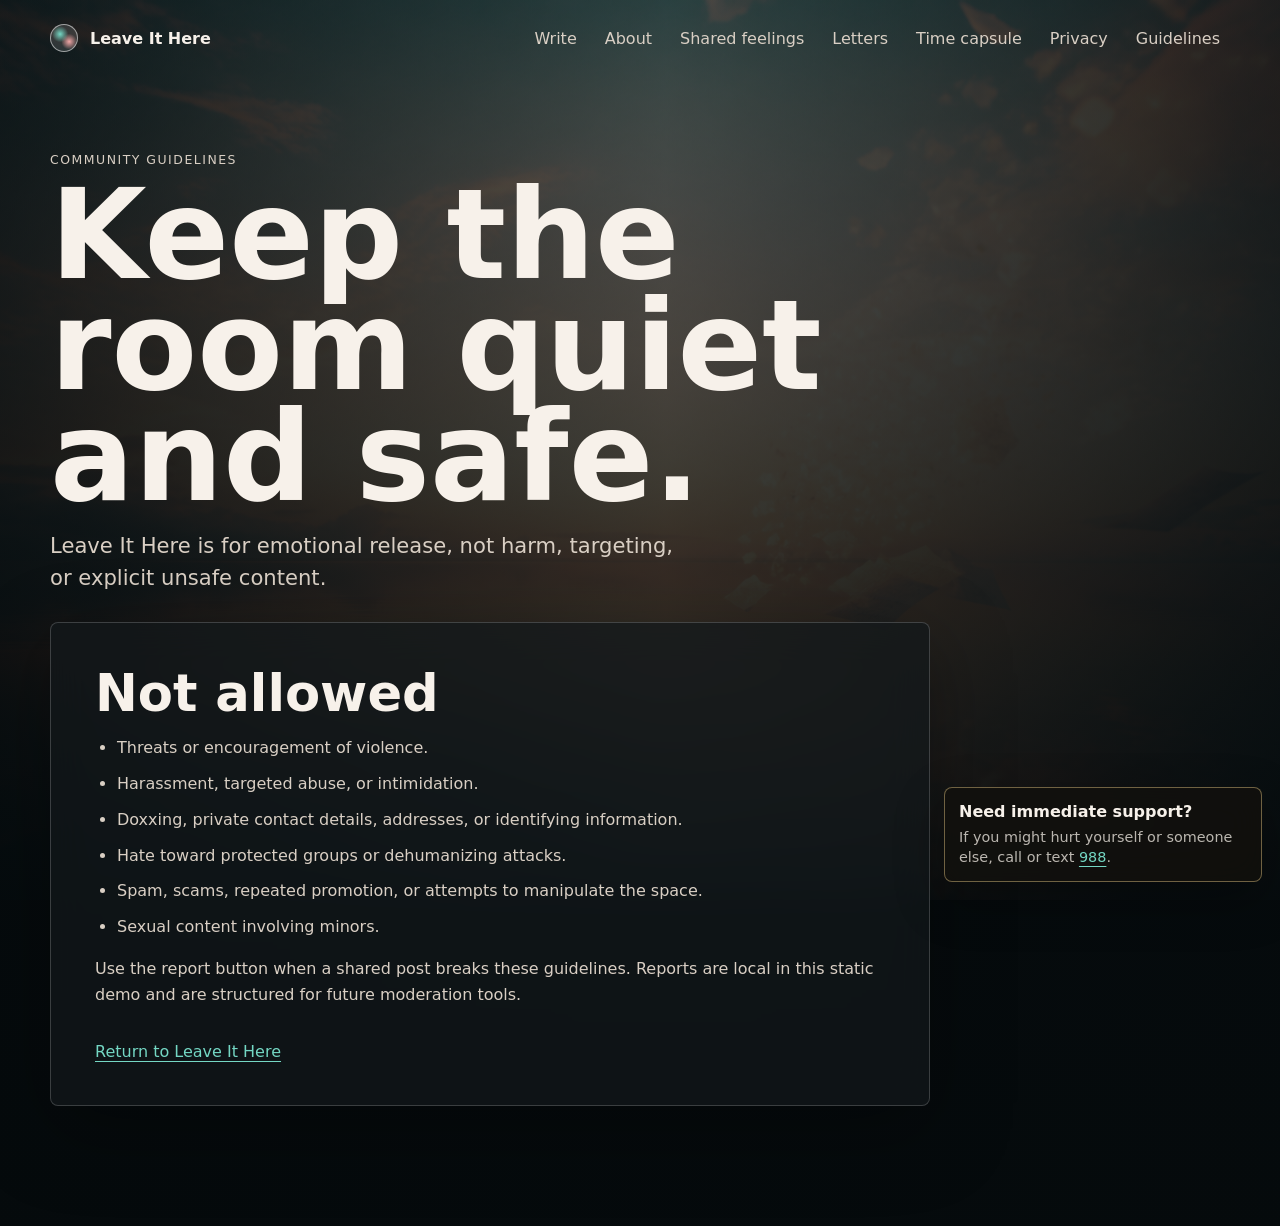
<file: guidelines.html>
<!doctype html>
<html lang="en">
  <head>
    <meta charset="utf-8">
    <meta name="viewport" content="width=device-width, initial-scale=1">
    <title>Community Guidelines | Leave It Here</title>
    <meta name="description" content="Community guidelines for Leave It Here, a quiet anonymous place at leaveithere.org.">
    <link rel="stylesheet" href="styles.css?v=26">
  </head>
  <body>
    <header class="site-header">
      <a class="brand-row" href="index.html" aria-label="Leave It Here home">
        <span class="mark" aria-hidden="true"></span>
        <span>Leave It Here</span>
      </a>
      <button class="hamburger-button" type="button" aria-label="Open navigation menu" aria-expanded="false" aria-controls="primaryNav">
        <span aria-hidden="true"></span>
        <span aria-hidden="true"></span>
        <span aria-hidden="true"></span>
      </button>
      <nav class="nav-links" id="primaryNav" aria-label="Main navigation">
        <a href="index.html">Write</a>
        <a href="index.html#about">About</a>
        <a href="index.html#feed">Shared feelings</a>
        <a href="index.html#letters">Letters</a>
        <a href="index.html#capsule">Time capsule</a>
        <a href="privacy.html">Privacy</a>
        <a href="guidelines.html">Guidelines</a>
      </nav>
    </header>

    <aside class="crisis-box" aria-label="Crisis support">
      <strong>Need immediate support?</strong>
      <p>If you might hurt yourself or someone else, call or text <a href="https://988lifeline.org/" target="_blank" rel="noreferrer">988</a>.</p>
    </aside>

    <main class="policy-page">
      <section class="policy-hero">
        <p class="eyebrow">Community Guidelines</p>
        <h1>Keep the room quiet and safe.</h1>
        <p class="subhead">Leave It Here is for emotional release, not harm, targeting, or explicit unsafe content.</p>
      </section>

      <section class="policy-card">
        <h2>Not allowed</h2>
        <ul>
          <li>Threats or encouragement of violence.</li>
          <li>Harassment, targeted abuse, or intimidation.</li>
          <li>Doxxing, private contact details, addresses, or identifying information.</li>
          <li>Hate toward protected groups or dehumanizing attacks.</li>
          <li>Spam, scams, repeated promotion, or attempts to manipulate the space.</li>
          <li>Sexual content involving minors.</li>
        </ul>
        <p>Use the report button when a shared post breaks these guidelines. Reports are local in this static demo and are structured for future moderation tools.</p>
        <a class="quiet-link" href="index.html">Return to Leave It Here</a>
      </section>
    </main>
    <script src="nav.js?v=26"></script>
  </body>
</html>
</file>
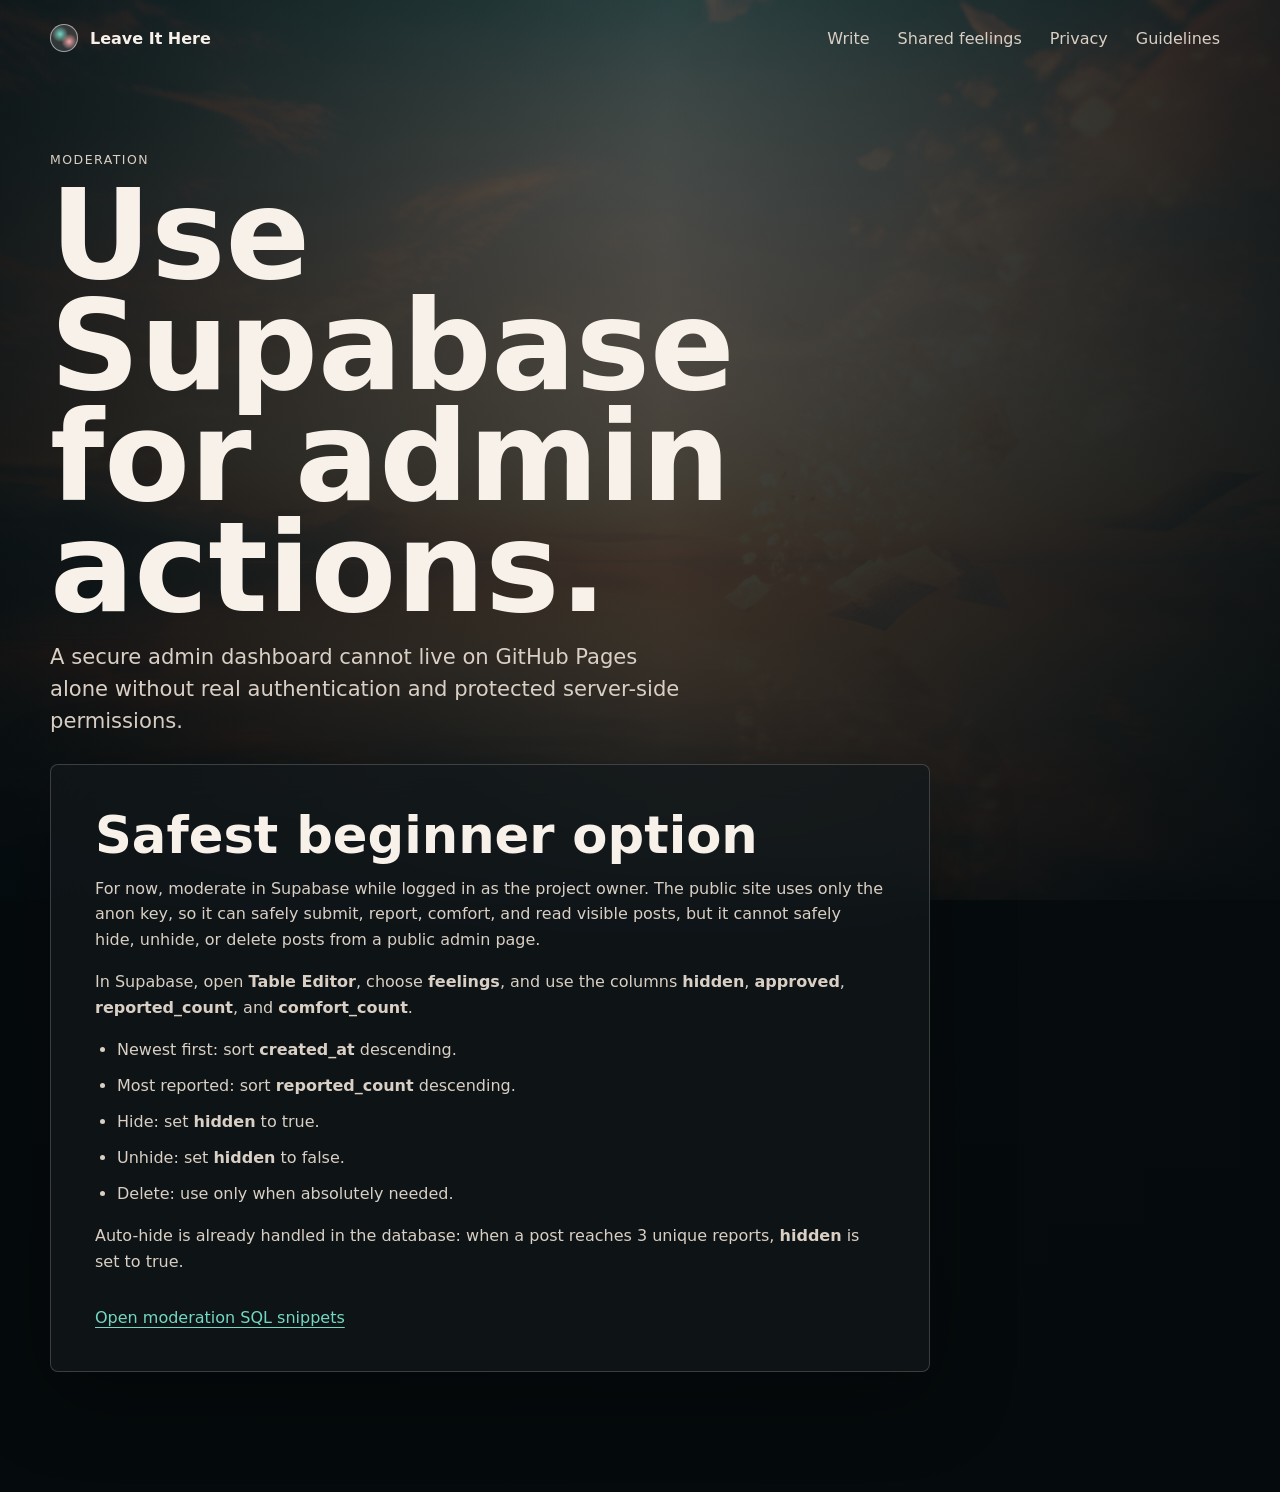
<file: moderation.html>
<!doctype html>
<html lang="en">
  <head>
    <meta charset="utf-8">
    <meta name="viewport" content="width=device-width, initial-scale=1">
    <title>Moderation | Leave It Here</title>
    <meta name="description" content="Safe moderation instructions for Leave It Here.">
    <link rel="stylesheet" href="styles.css?v=26">
  </head>
  <body>
    <header class="site-header">
      <a class="brand-row" href="index.html" aria-label="Leave It Here home">
        <span class="mark" aria-hidden="true"></span>
        <span>Leave It Here</span>
      </a>
      <button class="hamburger-button" type="button" aria-label="Open navigation menu" aria-expanded="false" aria-controls="primaryNav">
        <span aria-hidden="true"></span>
        <span aria-hidden="true"></span>
        <span aria-hidden="true"></span>
      </button>
      <nav class="nav-links" id="primaryNav" aria-label="Main navigation">
        <a href="index.html">Write</a>
        <a href="index.html#feed">Shared feelings</a>
        <a href="privacy.html">Privacy</a>
        <a href="guidelines.html">Guidelines</a>
      </nav>
    </header>

    <main class="policy-page">
      <section class="policy-hero">
        <p class="eyebrow">Moderation</p>
        <h1>Use Supabase for admin actions.</h1>
        <p class="subhead">A secure admin dashboard cannot live on GitHub Pages alone without real authentication and protected server-side permissions.</p>
      </section>

      <section class="policy-card">
        <h2>Safest beginner option</h2>
        <p>For now, moderate in Supabase while logged in as the project owner. The public site uses only the anon key, so it can safely submit, report, comfort, and read visible posts, but it cannot safely hide, unhide, or delete posts from a public admin page.</p>
        <p>In Supabase, open <strong>Table Editor</strong>, choose <strong>feelings</strong>, and use the columns <strong>hidden</strong>, <strong>approved</strong>, <strong>reported_count</strong>, and <strong>comfort_count</strong>.</p>
        <ul>
          <li>Newest first: sort <strong>created_at</strong> descending.</li>
          <li>Most reported: sort <strong>reported_count</strong> descending.</li>
          <li>Hide: set <strong>hidden</strong> to true.</li>
          <li>Unhide: set <strong>hidden</strong> to false.</li>
          <li>Delete: use only when absolutely needed.</li>
        </ul>
        <p>Auto-hide is already handled in the database: when a post reaches 3 unique reports, <strong>hidden</strong> is set to true.</p>
        <a class="quiet-link" href="moderation-queries.sql">Open moderation SQL snippets</a>
      </section>
    </main>

    <script src="nav.js?v=26"></script>
  </body>
</html>
</file>
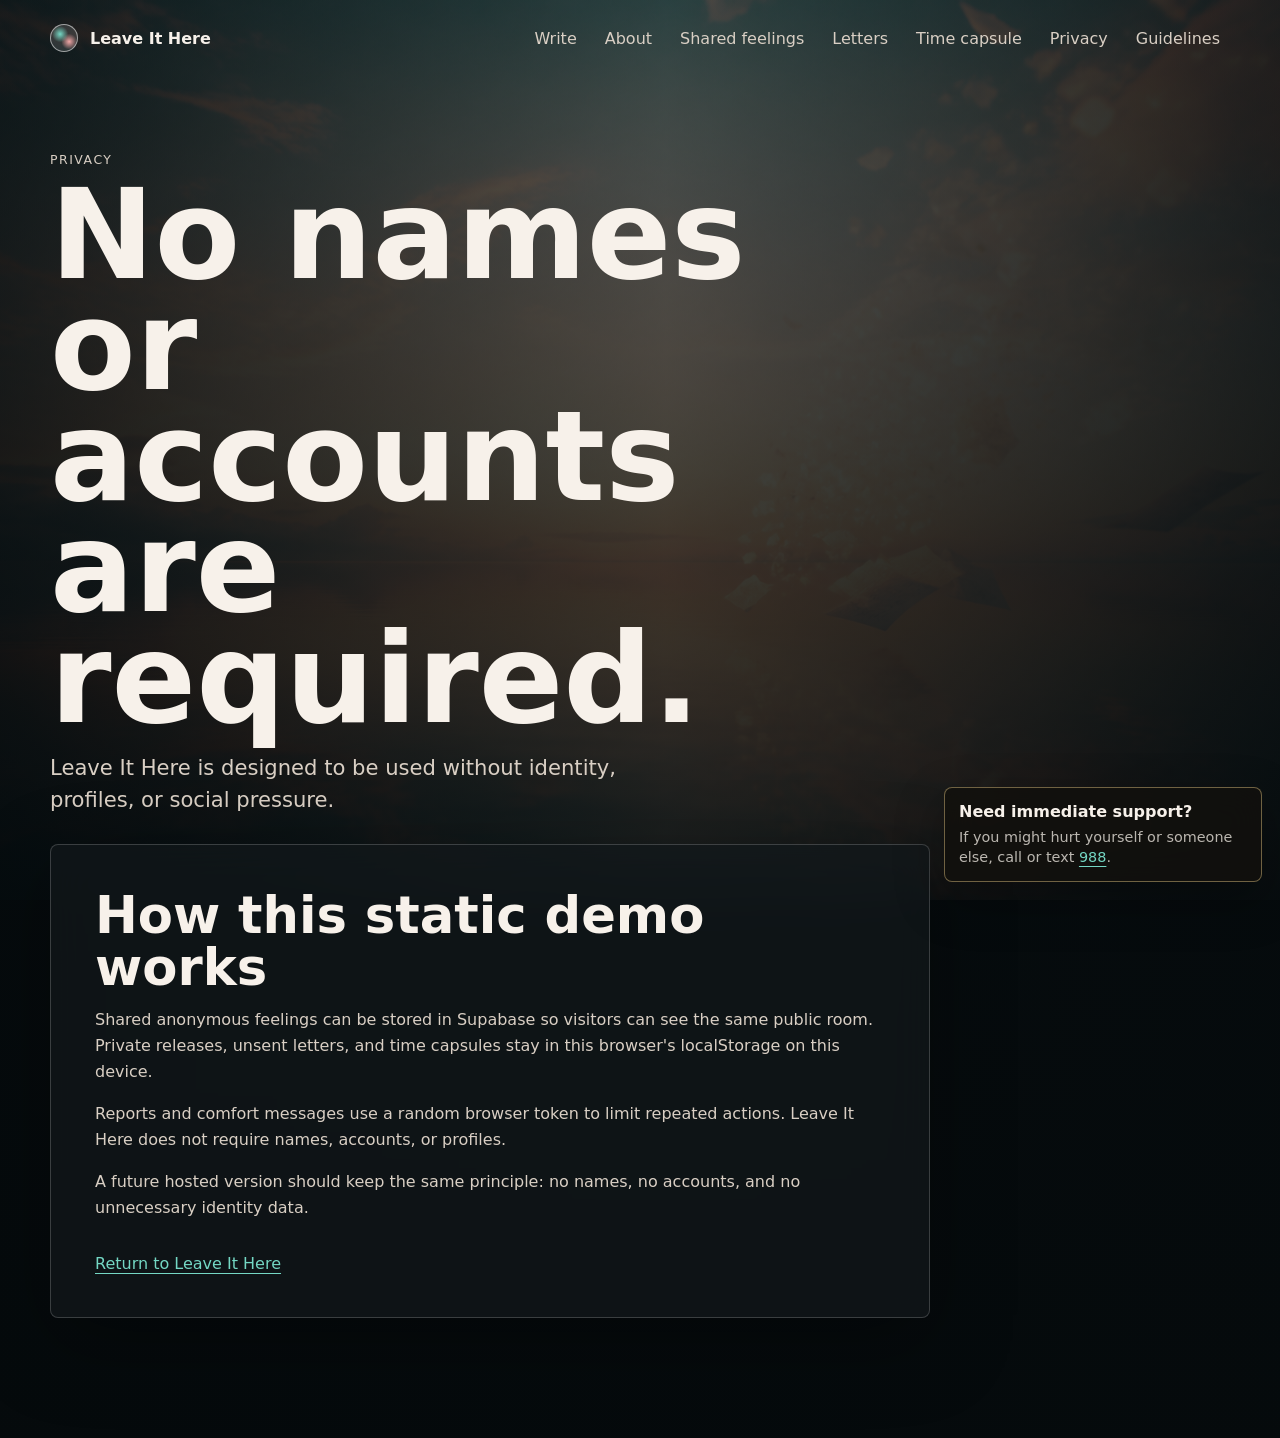
<file: privacy.html>
<!doctype html>
<html lang="en">
  <head>
    <meta charset="utf-8">
    <meta name="viewport" content="width=device-width, initial-scale=1">
    <title>Privacy | Leave It Here</title>
    <meta name="description" content="Privacy information for Leave It Here, a quiet anonymous place at leaveithere.org.">
    <link rel="stylesheet" href="styles.css?v=26">
  </head>
  <body>
    <header class="site-header">
      <a class="brand-row" href="index.html" aria-label="Leave It Here home">
        <span class="mark" aria-hidden="true"></span>
        <span>Leave It Here</span>
      </a>
      <button class="hamburger-button" type="button" aria-label="Open navigation menu" aria-expanded="false" aria-controls="primaryNav">
        <span aria-hidden="true"></span>
        <span aria-hidden="true"></span>
        <span aria-hidden="true"></span>
      </button>
      <nav class="nav-links" id="primaryNav" aria-label="Main navigation">
        <a href="index.html">Write</a>
        <a href="index.html#about">About</a>
        <a href="index.html#feed">Shared feelings</a>
        <a href="index.html#letters">Letters</a>
        <a href="index.html#capsule">Time capsule</a>
        <a href="privacy.html">Privacy</a>
        <a href="guidelines.html">Guidelines</a>
      </nav>
    </header>

    <aside class="crisis-box" aria-label="Crisis support">
      <strong>Need immediate support?</strong>
      <p>If you might hurt yourself or someone else, call or text <a href="https://988lifeline.org/" target="_blank" rel="noreferrer">988</a>.</p>
    </aside>

    <main class="policy-page">
      <section class="policy-hero">
        <p class="eyebrow">Privacy</p>
        <h1>No names or accounts are required.</h1>
        <p class="subhead">Leave It Here is designed to be used without identity, profiles, or social pressure.</p>
      </section>

      <section class="policy-card">
        <h2>How this static demo works</h2>
        <p>Shared anonymous feelings can be stored in Supabase so visitors can see the same public room. Private releases, unsent letters, and time capsules stay in this browser's localStorage on this device.</p>
        <p>Reports and comfort messages use a random browser token to limit repeated actions. Leave It Here does not require names, accounts, or profiles.</p>
        <p>A future hosted version should keep the same principle: no names, no accounts, and no unnecessary identity data.</p>
        <a class="quiet-link" href="index.html">Return to Leave It Here</a>
      </section>
    </main>
    <script src="nav.js?v=26"></script>
  </body>
</html>
</file>
<file: styles.css>
:root {
  color-scheme: dark;
  --ink: #f7f1ea;
  --muted: #d9cfc4;
  --quiet: rgba(247, 241, 234, 0.74);
  --line: rgba(255, 255, 255, 0.18);
  --panel: rgba(18, 24, 27, 0.72);
  --panel-strong: rgba(12, 17, 20, 0.86);
  --teal: #74d7c4;
  --rose: #f0a6a6;
  --gold: #f4d58d;
  --clay: #c98468;
  --sage: #a9c9a7;
  --shadow: 0 24px 80px rgba(0, 0, 0, 0.34);
  font-family: Inter, ui-sans-serif, system-ui, -apple-system, BlinkMacSystemFont, "Segoe UI", sans-serif;
}

*,
*::before,
*::after {
  box-sizing: border-box;
}

html {
  width: 100%;
  overflow-x: hidden;
  scroll-behavior: smooth;
}

body {
  width: 100%;
  overflow-x: hidden;
  min-height: 100vh;
  margin: 0;
  color: var(--ink);
  background:
    linear-gradient(180deg, rgba(5, 10, 12, 0.42), rgba(5, 10, 12, 0.96) 88%),
    linear-gradient(90deg, rgba(4, 10, 13, 0.78), rgba(8, 13, 16, 0.34) 52%, rgba(4, 10, 13, 0.76)),
    url("assets/hero.png") center top / cover fixed,
    #10181b;
}

button,
textarea,
input,
select {
  max-width: 100%;
  font: inherit;
}

button {
  min-height: 46px;
  border: 0;
  border-radius: 8px;
  cursor: pointer;
}

a {
  color: var(--teal);
  text-decoration-thickness: 1px;
  text-underline-offset: 4px;
  overflow-wrap: anywhere;
}

h1,
h2,
h3,
p {
  margin-top: 0;
  overflow-wrap: anywhere;
}

h1 {
  max-width: 780px;
  margin-bottom: 18px;
  font-size: clamp(3.2rem, 10vw, 7.8rem);
  line-height: 0.89;
  letter-spacing: 0;
}

h2 {
  margin-bottom: 14px;
  font-size: clamp(1.9rem, 4vw, 3.35rem);
  line-height: 1.02;
  letter-spacing: 0;
}

h3 {
  font-size: 1.05rem;
}

.skip-link {
  position: fixed;
  left: 16px;
  top: 12px;
  z-index: 20;
  transform: translateY(-150%);
  padding: 10px 12px;
  border-radius: 8px;
  background: var(--teal);
  color: #07110f;
}

.skip-link:focus {
  transform: translateY(0);
}

.site-header,
.site-footer,
.hero-section,
.content-band,
.policy-page {
  width: min(1180px, calc(100% - 32px));
  max-width: 100%;
  margin: 0 auto;
}

.site-header {
  min-height: 76px;
  display: flex;
  align-items: center;
  justify-content: space-between;
  gap: 18px;
  padding: 18px 0;
}

.brand-row,
.site-header nav,
.meta-row,
.choice-row,
.filter-group,
.post-card header,
.post-card header > div,
.comfort-row,
.site-footer {
  display: flex;
  align-items: center;
}

.brand-row {
  min-width: 0;
  gap: 12px;
  color: var(--ink);
  font-weight: 800;
  text-decoration: none;
  white-space: nowrap;
}

.site-header nav {
  gap: 8px;
  flex-wrap: wrap;
  justify-content: flex-end;
}

.mobile-menu {
  display: none;
}

.hamburger-button {
  width: 42px;
  height: 38px;
  display: grid;
  place-content: center;
  gap: 4px;
  padding: 0;
  border: 1px solid var(--line);
  border-radius: 8px;
  color: var(--ink);
  background: rgba(255, 255, 255, 0.08);
  cursor: pointer;
}

.hamburger-button span {
  width: 18px;
  height: 2px;
  display: block;
  border-radius: 999px;
  background: var(--ink);
}

.mobile-menu.open .hamburger-button {
  border-color: rgba(116, 215, 196, 0.55);
}

.site-header nav a,
.site-footer a {
  padding: 9px 10px;
  color: var(--muted);
  text-decoration: none;
}

.site-header nav a:hover,
.site-footer a:hover {
  color: var(--ink);
}

.mark {
  width: 28px;
  height: 28px;
  flex: 0 0 auto;
  border-radius: 50%;
  border: 1px solid rgba(255, 255, 255, 0.54);
  background:
    radial-gradient(circle at 35% 35%, var(--teal), transparent 34%),
    radial-gradient(circle at 70% 64%, var(--rose), transparent 32%),
    rgba(255, 255, 255, 0.12);
}

.crisis-box {
  position: fixed;
  right: 18px;
  bottom: 18px;
  z-index: 10;
  width: min(318px, calc(100% - 36px));
  padding: 14px;
  border: 1px solid rgba(244, 213, 141, 0.42);
  border-radius: 8px;
  background: rgba(18, 16, 13, 0.88);
  box-shadow: 0 18px 50px rgba(0, 0, 0, 0.32);
  backdrop-filter: blur(16px);
}

.crisis-box strong {
  display: block;
  margin-bottom: 6px;
}

.crisis-box p {
  margin: 0;
  color: var(--quiet);
  font-size: 0.9rem;
  line-height: 1.4;
}

.hero-section {
  min-height: calc(100vh - 76px);
  display: grid;
  grid-template-columns: minmax(0, 0.9fr) minmax(360px, 0.7fr);
  gap: 32px;
  align-items: center;
  padding: 38px 0 80px;
}

.hero-copy {
  padding-top: 28px;
}

.eyebrow {
  margin: 0 0 12px;
  color: var(--muted);
  font-size: 0.78rem;
  letter-spacing: 0.12em;
  text-transform: uppercase;
}

.subhead {
  max-width: 650px;
  margin-bottom: 0;
  color: var(--muted);
  font-size: clamp(1.05rem, 2vw, 1.32rem);
  line-height: 1.5;
}

.activity-stats {
  max-width: 680px;
  display: grid;
  grid-template-columns: repeat(3, minmax(0, 1fr));
  gap: 10px;
  margin: 20px 0 0;
}

.activity-stats[hidden] {
  display: none;
}

.activity-stats div {
  min-width: 0;
  padding: 12px;
  border: 1px solid var(--line);
  border-radius: 8px;
  background: rgba(255, 255, 255, 0.07);
}

.activity-stats strong,
.activity-stats span {
  display: block;
}

.activity-stats strong {
  color: var(--ink);
  font-size: clamp(1.35rem, 3vw, 2rem);
  line-height: 1;
}

.activity-stats span {
  margin-top: 6px;
  color: var(--quiet);
  font-size: 0.78rem;
  line-height: 1.25;
}

.write-panel,
.content-band,
.post-card,
.policy-card,
.archive-card,
.tool-panel,
.private-item {
  max-width: 100%;
  min-width: 0;
  border: 1px solid var(--line);
  border-radius: 8px;
  background: var(--panel);
  box-shadow: var(--shadow);
  backdrop-filter: blur(20px);
}

.write-panel {
  padding: clamp(20px, 3vw, 30px);
}

.feeling-form > label {
  display: block;
  margin-bottom: 10px;
  color: var(--muted);
  font-weight: 800;
}

.posting-guideline {
  margin: -2px 0 14px;
  padding: 10px 12px;
  border: 1px solid rgba(244, 213, 141, 0.28);
  border-radius: 8px;
  color: var(--quiet);
  background: rgba(244, 213, 141, 0.08);
  font-size: 0.92rem;
  line-height: 1.45;
}

.prompt-hint {
  margin: -2px 0 12px;
}

.prompt-hint span {
  display: block;
  margin-bottom: 4px;
  color: var(--quiet);
  font-size: 0.86rem;
}

.prompt-hint p {
  margin: 0;
  color: var(--muted);
  font-size: 0.96rem;
  line-height: 1.4;
}

textarea {
  width: 100%;
  max-width: 100%;
  min-height: 198px;
  resize: vertical;
  display: block;
  padding: 18px;
  border: 1px solid rgba(255, 255, 255, 0.28);
  border-radius: 8px;
  outline: none;
  color: var(--ink);
  background: rgba(255, 255, 255, 0.09);
  line-height: 1.55;
}

textarea:focus {
  border-color: var(--teal);
  box-shadow: 0 0 0 4px rgba(116, 215, 196, 0.15);
}

.meta-row {
  gap: 18px;
  justify-content: space-between;
  margin: 16px 0 22px;
}

.mood-group,
.filter-group {
  max-width: 100%;
  min-width: 0;
  flex-wrap: wrap;
  gap: 8px;
  padding: 0;
  border: 0;
}

.mood-group legend,
.filter-group legend {
  position: absolute;
  width: 1px;
  height: 1px;
  overflow: hidden;
  clip: rect(0, 0, 0, 0);
}

.mood-group input,
.filter-group input {
  position: absolute;
  opacity: 0;
}

.mood-group span,
.filter-group span {
  display: block;
  min-width: 78px;
  padding: 9px 12px;
  border: 1px solid var(--line);
  border-radius: 999px;
  text-align: center;
  color: var(--muted);
  background: rgba(255, 255, 255, 0.07);
  cursor: pointer;
}

.mood-group input:checked + span,
.filter-group input:checked + span {
  color: #07110f;
  background: var(--teal);
  border-color: transparent;
}

.counter {
  flex: 0 0 auto;
  color: var(--muted);
}

.choice-row {
  gap: 10px;
  flex-wrap: wrap;
}

.primary-button,
.secondary-button,
.ghost-button,
.report-button,
.image-share-button,
.random-feeling-button {
  padding: 0 16px;
}

.primary-button {
  color: #07110f;
  background: var(--teal);
  font-weight: 850;
}

.secondary-button {
  color: #120c0b;
  background: var(--rose);
  font-weight: 850;
}

.ghost-button,
.report-button,
.image-share-button,
.random-feeling-button {
  color: var(--ink);
  background: rgba(255, 255, 255, 0.1);
}

.message-well {
  min-height: 104px;
  margin-top: 20px;
  padding: 18px;
  border: 1px solid var(--line);
  border-radius: 8px;
  background: var(--panel-strong);
  overflow: hidden;
}

.message-well p {
  margin: 0;
  color: var(--muted);
  line-height: 1.55;
}

.message-well.releasing p {
  animation: release 2.2s ease forwards;
}

.trust-note {
  margin: 14px 0 0;
  color: var(--quiet);
  font-size: 0.85rem;
  line-height: 1.45;
}

.content-band {
  margin-bottom: 28px;
  padding: clamp(24px, 4vw, 44px);
}

.about-band {
  display: grid;
  grid-template-columns: minmax(220px, 0.58fr) minmax(0, 1fr);
  gap: 28px;
}

.about-band p,
.section-heading p,
.policy-card p,
.policy-card li {
  color: var(--muted);
  line-height: 1.62;
}

.section-heading {
  display: grid;
  grid-template-columns: minmax(0, 1fr) minmax(260px, 0.48fr);
  gap: 24px;
  align-items: end;
  margin-bottom: 22px;
}

.feed-scroll-area {
  height: 70vh;
  min-height: 440px;
  display: flex;
  flex-direction: column;
  overflow: hidden;
  overscroll-behavior: contain;
  padding: 0;
}

.feed-sticky-controls {
  position: relative;
  z-index: 4;
  flex: 0 0 auto;
  display: flex;
  align-items: center;
  justify-content: space-between;
  gap: 12px;
  margin: 0 0 12px;
  padding: 12px;
  border: 1px solid var(--line);
  border-radius: 8px;
  background: rgba(18, 24, 27, 0.98);
}

.feed-post-scroll {
  flex: 1 1 auto;
  min-height: 0;
  overflow-y: auto;
  overscroll-behavior: contain;
  padding: 0 4px 18px;
  scrollbar-color: rgba(116, 215, 196, 0.42) rgba(255, 255, 255, 0.06);
}

.feed-list {
  display: grid;
  grid-template-columns: repeat(3, minmax(0, 1fr));
  gap: 14px;
  margin-top: 14px;
}

.post-card {
  min-height: 190px;
  display: flex;
  flex-direction: column;
  justify-content: space-between;
  padding: 16px;
  box-shadow: none;
}

.post-card header {
  justify-content: space-between;
  gap: 14px;
  margin-bottom: 18px;
}

.post-card header > div {
  gap: 8px;
}

.post-card strong {
  font-size: 0.78rem;
  letter-spacing: 0.08em;
  text-transform: uppercase;
}

.post-card p {
  margin: 0;
  color: var(--muted);
  line-height: 1.52;
}

.post-stats {
  margin-top: 16px;
  color: var(--quiet);
  font-size: 0.86rem;
}

.comfort-count {
  display: inline-flex;
  align-items: center;
  min-height: 28px;
  padding: 0 10px;
  border: 1px solid var(--line);
  border-radius: 999px;
  background: rgba(255, 255, 255, 0.06);
}

.phrase-counts {
  display: flex;
  flex-wrap: wrap;
  gap: 6px;
  margin-top: 8px;
}

.phrase-counts span {
  min-height: 24px;
  display: inline-flex;
  align-items: center;
  padding: 0 8px;
  border: 1px solid rgba(255, 255, 255, 0.14);
  border-radius: 999px;
  color: var(--quiet);
  background: rgba(255, 255, 255, 0.05);
  font-size: 0.76rem;
}

.random-feeling-button {
  margin-top: 0;
  flex: 0 0 auto;
}

.random-spotlight {
  margin-top: 16px;
  padding: 18px;
  border: 1px solid rgba(116, 215, 196, 0.28);
  border-radius: 8px;
  background: var(--panel-strong);
}

.random-spotlight[hidden] {
  display: none;
}

.random-spotlight strong {
  display: inline-flex;
  align-items: center;
  gap: 8px;
  margin-bottom: 10px;
  color: var(--ink);
  font-size: 0.78rem;
  letter-spacing: 0.08em;
  text-transform: uppercase;
}

.random-spotlight p {
  margin: 0;
  color: var(--muted);
  line-height: 1.55;
}

.load-more-button {
  display: block;
  margin: 18px auto 0;
}

.load-more-button[hidden] {
  display: none;
}

.post-card.is-random-target {
  border-color: rgba(116, 215, 196, 0.62);
  box-shadow: 0 0 0 4px rgba(116, 215, 196, 0.12);
}

.image-share-button {
  width: 100%;
  min-height: 40px;
  margin-top: 18px;
  color: var(--quiet);
  font-size: 0.88rem;
}

.comfort-row {
  flex-wrap: wrap;
  gap: 8px;
  margin-top: 18px;
}

.comfort-button {
  min-height: 34px;
  padding: 0 10px;
  color: var(--quiet);
  background: rgba(255, 255, 255, 0.08);
  font-size: 0.82rem;
}

.comfort-button.sent {
  color: #07110f;
  background: var(--sage);
}

.post-card.is-reported {
  opacity: 0.56;
}

.post-card.is-reported p {
  font-style: italic;
}

.report-button {
  min-height: 34px;
  color: var(--muted);
  font-size: 0.82rem;
}

.mood-dot {
  width: 10px;
  height: 10px;
  flex: 0 0 auto;
  border-radius: 50%;
  background: var(--teal);
}

.mood-angry .mood-dot {
  background: var(--clay);
}

.mood-lonely .mood-dot {
  background: var(--rose);
}

.mood-hopeful .mood-dot {
  background: var(--gold);
}

.empty-state {
  grid-column: 1 / -1;
  margin: 0;
  padding: 24px;
  border: 1px solid var(--line);
  border-radius: 8px;
  color: var(--muted);
  background: rgba(255, 255, 255, 0.07);
}

.feed-notice {
  grid-column: 1 / -1;
  margin: 0;
  padding: 12px 14px;
  border: 1px solid rgba(116, 215, 196, 0.28);
  border-radius: 8px;
  color: var(--quiet);
  background: rgba(116, 215, 196, 0.08);
  line-height: 1.45;
}

.error-state,
.error-text {
  border-color: rgba(240, 166, 166, 0.42);
  color: #f0c1c1;
}

.archive-band {
  display: grid;
  gap: 16px;
}

.archive-card {
  min-height: 150px;
  padding: 22px;
  box-shadow: none;
  background: var(--panel-strong);
}

.archive-card strong {
  display: inline-flex;
  align-items: center;
  gap: 8px;
  margin-bottom: 12px;
  font-size: 0.78rem;
  letter-spacing: 0.08em;
  text-transform: uppercase;
}

.archive-card p {
  margin: 0;
  max-width: 760px;
  color: var(--muted);
  font-size: 1.08rem;
  line-height: 1.58;
}

.archive-band > .ghost-button {
  justify-self: start;
}

.tools-band {
  display: grid;
  grid-template-columns: repeat(2, minmax(0, 1fr));
  gap: 18px;
}

.tool-panel {
  padding: clamp(20px, 3vw, 30px);
  box-shadow: none;
}

.quiet-form {
  display: grid;
  gap: 12px;
}

.quiet-form label {
  color: var(--muted);
  font-weight: 800;
}

.quiet-form textarea {
  min-height: 138px;
}

select {
  width: 100%;
  max-width: 100%;
  min-height: 46px;
  padding: 0 12px;
  border: 1px solid rgba(255, 255, 255, 0.28);
  border-radius: 8px;
  color: var(--ink);
  background: rgba(255, 255, 255, 0.09);
}

.private-list {
  display: grid;
  gap: 10px;
  margin-top: 16px;
}

.private-item {
  padding: 14px;
  box-shadow: none;
  background: rgba(255, 255, 255, 0.07);
}

.private-item strong {
  display: block;
  margin-bottom: 8px;
  color: var(--ink);
  font-size: 0.82rem;
}

.private-item p {
  margin: 0;
  color: var(--muted);
  line-height: 1.48;
}

.site-footer {
  gap: 8px;
  padding: 24px 0 112px;
  color: var(--muted);
}

.site-footer span {
  margin-right: auto;
  color: var(--ink);
  font-weight: 800;
}

.site-footer small {
  color: var(--quiet);
}

.policy-page {
  padding: 38px 0 120px;
}

.policy-hero {
  max-width: 820px;
  margin: 38px 0 28px;
}

.policy-card {
  max-width: 880px;
  padding: clamp(24px, 4vw, 44px);
}

.policy-card ul {
  padding-left: 22px;
}

.policy-card li + li {
  margin-top: 10px;
}

.quiet-link {
  display: inline-block;
  margin-top: 18px;
}

@keyframes release {
  0% {
    transform: translateY(0);
    opacity: 1;
    filter: blur(0);
  }
  100% {
    transform: translateY(-32px);
    opacity: 0;
    filter: blur(8px);
  }
}

@media (max-width: 980px) {
  body {
    background-attachment: scroll;
  }

  .hero-section,
  .about-band,
  .section-heading,
  .tools-band {
    grid-template-columns: 1fr;
  }

  .hero-section {
    min-height: auto;
    padding-top: 22px;
  }

  .feed-list {
    grid-template-columns: repeat(2, minmax(0, 1fr));
  }
}

@media (max-width: 768px) {
  html {
    scroll-behavior: auto;
  }

  body {
    background:
      linear-gradient(180deg, rgba(5, 10, 12, 0.5), rgba(5, 10, 12, 0.98) 88%),
      linear-gradient(90deg, rgba(4, 10, 13, 0.82), rgba(8, 13, 16, 0.48) 52%, rgba(4, 10, 13, 0.82)),
      url("assets/hero.png") center top / cover no-repeat,
      #10181b;
  }

  .site-header,
  .site-footer,
  .hero-section,
  .content-band,
  .policy-page,
  .crisis-box {
    width: calc(100% - 32px);
    max-width: 100%;
  }

  .hero-section,
  .about-band,
  .section-heading,
  .feed-list,
  .tools-band,
  .site-header nav {
    grid-template-columns: minmax(0, 1fr);
  }

  .site-header {
    min-height: 48px;
    align-items: center;
    flex-direction: row;
    gap: 10px;
    padding: 8px 0 6px;
  }

  .desktop-nav {
    display: none;
  }

  .brand-row {
    max-width: calc(100% - 56px);
    white-space: nowrap;
  }

  .brand-row span:last-child {
    font-size: clamp(1rem, 5.1vw, 1.2rem);
    white-space: nowrap;
  }

  .mobile-menu {
    display: block;
    margin-left: auto;
    position: relative;
    flex: 0 0 auto;
  }

  .mobile-nav-links {
    display: none;
  }

  .mobile-menu.open .mobile-nav-links {
    position: absolute;
    right: 0;
    top: calc(100% + 8px);
    z-index: 12;
    width: min(252px, calc(100vw - 32px));
    display: grid;
    gap: 8px;
    margin: 0;
    padding: 10px;
    border: 1px solid var(--line);
    border-radius: 8px;
    background: rgba(12, 17, 20, 0.97);
    box-shadow: 0 18px 50px rgba(0, 0, 0, 0.32);
    backdrop-filter: blur(16px);
  }

  .mobile-nav-links a {
    min-height: 38px;
    display: grid;
    place-items: center;
    padding: 8px;
    border: 1px solid var(--line);
    border-radius: 8px;
    background: rgba(255, 255, 255, 0.08);
    color: var(--ink);
    text-align: center;
    text-decoration: none;
    line-height: 1.18;
  }

  .hero-section {
    min-height: auto;
    gap: 12px;
    padding: 4px 0 18px;
  }

  .hero-copy {
    padding-top: 0;
  }

  .hero-section,
  .content-band,
  .write-panel,
  .policy-card,
  .archive-card,
  .tool-panel,
  .post-card,
  .private-item,
  .message-well {
    max-width: 100%;
    min-width: 0;
  }

  h1 {
    font-size: clamp(2.25rem, 11vw, 3.25rem);
    line-height: 1;
    white-space: nowrap;
  }

  h2 {
    font-size: clamp(1.6rem, 7vw, 2.5rem);
  }

  .choice-row,
  .meta-row,
  .comfort-row,
  .filter-group,
  .mood-group {
    flex-wrap: wrap;
    max-width: 100%;
  }

  .feed-scroll-area {
    height: 60vh;
    min-height: 360px;
  }

  .feed-sticky-controls {
    align-items: stretch;
    flex-direction: column;
    gap: 10px;
    margin-bottom: 10px;
    padding: 10px;
  }

  .feed-post-scroll {
    padding: 0 2px 14px;
  }

  .feed-sticky-controls .random-feeling-button {
    width: 100%;
  }

  .post-card header {
    align-items: flex-start;
    flex-wrap: wrap;
  }

  .post-card header > div {
    min-width: 0;
  }

  .choice-row button,
  .quiet-form button,
  .archive-band > .ghost-button {
    width: 100%;
    min-width: 0;
  }

  .comfort-button {
    flex: 1 1 140px;
    min-width: 0;
    white-space: normal;
  }

  .mood-group label,
  .filter-group label {
    flex: 1 1 calc(50% - 8px);
    min-width: 0;
  }

  .mood-group span,
  .filter-group span {
    min-width: 0;
    width: 100%;
  }

  textarea,
  input,
  select {
    width: 100%;
  }

  .subhead {
    max-width: 100%;
    font-size: 1rem;
    line-height: 1.36;
  }

  .activity-stats {
    grid-template-columns: 1fr;
    gap: 8px;
    margin-top: 14px;
  }

  .write-panel {
    padding: 14px;
  }

  textarea {
    min-height: 118px;
    padding: 14px;
  }

  .message-well {
    min-height: 78px;
    margin-top: 12px;
    padding: 14px;
  }
}

@media (max-width: 680px) {
  body {
    padding-bottom: 0;
  }

  .site-header,
  .site-footer,
  .hero-section,
  .content-band,
  .policy-page {
    width: calc(100% - 32px);
  }

  h1 {
    font-size: clamp(2.2rem, 11vw, 3rem);
    line-height: 1;
  }

  h2 {
    font-size: clamp(1.75rem, 9vw, 2.35rem);
    line-height: 1.05;
  }

  .hero-section {
    gap: 12px;
    padding: 2px 0 18px;
  }

  .hero-copy {
    padding-top: 8px;
  }

  .subhead {
    font-size: 1rem;
    line-height: 1.42;
  }

  .write-panel,
  .content-band,
  .tool-panel {
    padding: 14px;
  }

  .content-band {
    margin-bottom: 16px;
  }

  textarea {
    min-height: 112px;
  }

  .quiet-form textarea {
    min-height: 126px;
  }

  .meta-row {
    align-items: flex-start;
    flex-direction: column;
  }

  .counter {
    align-self: flex-end;
  }

  .choice-row {
    display: grid;
    grid-template-columns: 1fr;
  }

  .choice-row button,
  .quiet-form button,
  .archive-band > .ghost-button {
    width: 100%;
  }

  .mood-group label,
  .filter-group label {
    flex: 1 1 calc(50% - 8px);
  }

  .mood-group span,
  .filter-group span {
    min-width: 0;
  }

  .feed-list {
    grid-template-columns: 1fr;
  }

  .post-card {
    min-height: auto;
  }

  .comfort-row {
    display: grid;
    grid-template-columns: 1fr;
  }

  .site-footer {
    align-items: flex-start;
    flex-direction: column;
    padding-bottom: 28px;
  }

  .site-footer span {
    margin-right: 0;
  }

  .crisis-box {
    position: static;
    width: calc(100% - 32px);
    margin: 0 auto 16px;
    padding: 12px;
    display: grid;
    column-gap: 12px;
    align-items: center;
    box-shadow: none;
  }

  .crisis-box strong {
    margin: 0;
    font-size: 0.9rem;
  }

  .crisis-box p {
    margin-top: 4px;
    font-size: 0.82rem;
  }

  #write,
  #about,
  #feed,
  #archive,
  #letters,
  #capsule {
    scroll-margin-top: 12px;
  }
}

@media (max-width: 420px) {
  .brand-row {
    gap: 9px;
  }

  .brand-row span:last-child {
    font-size: clamp(0.98rem, 5vw, 1.12rem);
  }

  .mark {
    width: 24px;
    height: 24px;
  }

  .site-header {
    gap: 10px;
  }

  .mood-group label,
  .filter-group label {
    flex-basis: 100%;
  }
}

/* Rebuilt mobile header: one brand, one button, one hidden nav list. */
.hamburger-button {
  display: none;
}

@media (max-width: 768px) {
  .site-header {
    width: calc(100% - 32px);
    min-height: 48px;
    display: flex !important;
    flex-flow: row wrap;
    align-items: center;
    justify-content: space-between;
    gap: 8px;
    padding: 8px 0 6px;
  }

  .brand-row {
    flex: 1 1 auto;
    min-width: 0;
    max-width: calc(100% - 54px);
    display: flex;
    align-items: center;
    gap: 9px;
    white-space: nowrap;
  }

  .brand-row span:last-child {
    display: inline;
    color: var(--ink);
    font-size: clamp(1rem, 4.8vw, 1.2rem);
    line-height: 1;
    white-space: nowrap;
  }

  .hamburger-button {
    width: 42px;
    height: 38px;
    flex: 0 0 42px;
    display: grid !important;
    place-content: center;
    gap: 4px;
    padding: 0;
  }

  .hamburger-button span {
    width: 18px;
    height: 2px;
    display: block;
  }

  .site-header .nav-links {
    display: none !important;
  }

  .site-header .nav-links.open {
    position: static !important;
    order: 3;
    width: 100%;
    flex: 1 0 100%;
    display: flex !important;
    flex-direction: column;
    gap: 8px;
    margin: 4px 0 0;
    padding: 10px;
    border: 1px solid var(--line);
    border-radius: 8px;
    background: rgba(12, 17, 20, 0.96);
    box-shadow: 0 18px 50px rgba(0, 0, 0, 0.28);
    backdrop-filter: blur(16px);
  }

  .site-header .nav-links.open a {
    min-height: 38px;
    display: grid;
    place-items: center;
    padding: 8px;
    border: 1px solid var(--line);
    border-radius: 8px;
    background: rgba(255, 255, 255, 0.08);
    color: var(--ink);
    text-align: center;
    text-decoration: none;
  }

  .hero-section {
    padding-top: 4px;
  }

  .write-panel,
  .content-band,
  .policy-card,
  .archive-card,
  .tool-panel,
  .post-card,
  .private-item,
  .message-well,
  .crisis-box,
  .site-header .nav-links.open {
    backdrop-filter: none !important;
    box-shadow: none !important;
  }

  .post-card,
  .archive-card,
  .private-item {
    content-visibility: auto;
    contain-intrinsic-size: 220px;
  }

  .message-well.releasing p {
    animation: release-mobile 1.1s ease forwards;
  }
}

@keyframes release-mobile {
  0% {
    transform: translateY(0);
    opacity: 1;
  }
  100% {
    transform: translateY(-16px);
    opacity: 0;
  }
}

@media (prefers-reduced-motion: reduce) {
  html {
    scroll-behavior: auto;
  }

  *,
  *::before,
  *::after {
    animation-duration: 0.01ms !important;
    animation-iteration-count: 1 !important;
    scroll-behavior: auto !important;
    transition-duration: 0.01ms !important;
  }
}
</file>
